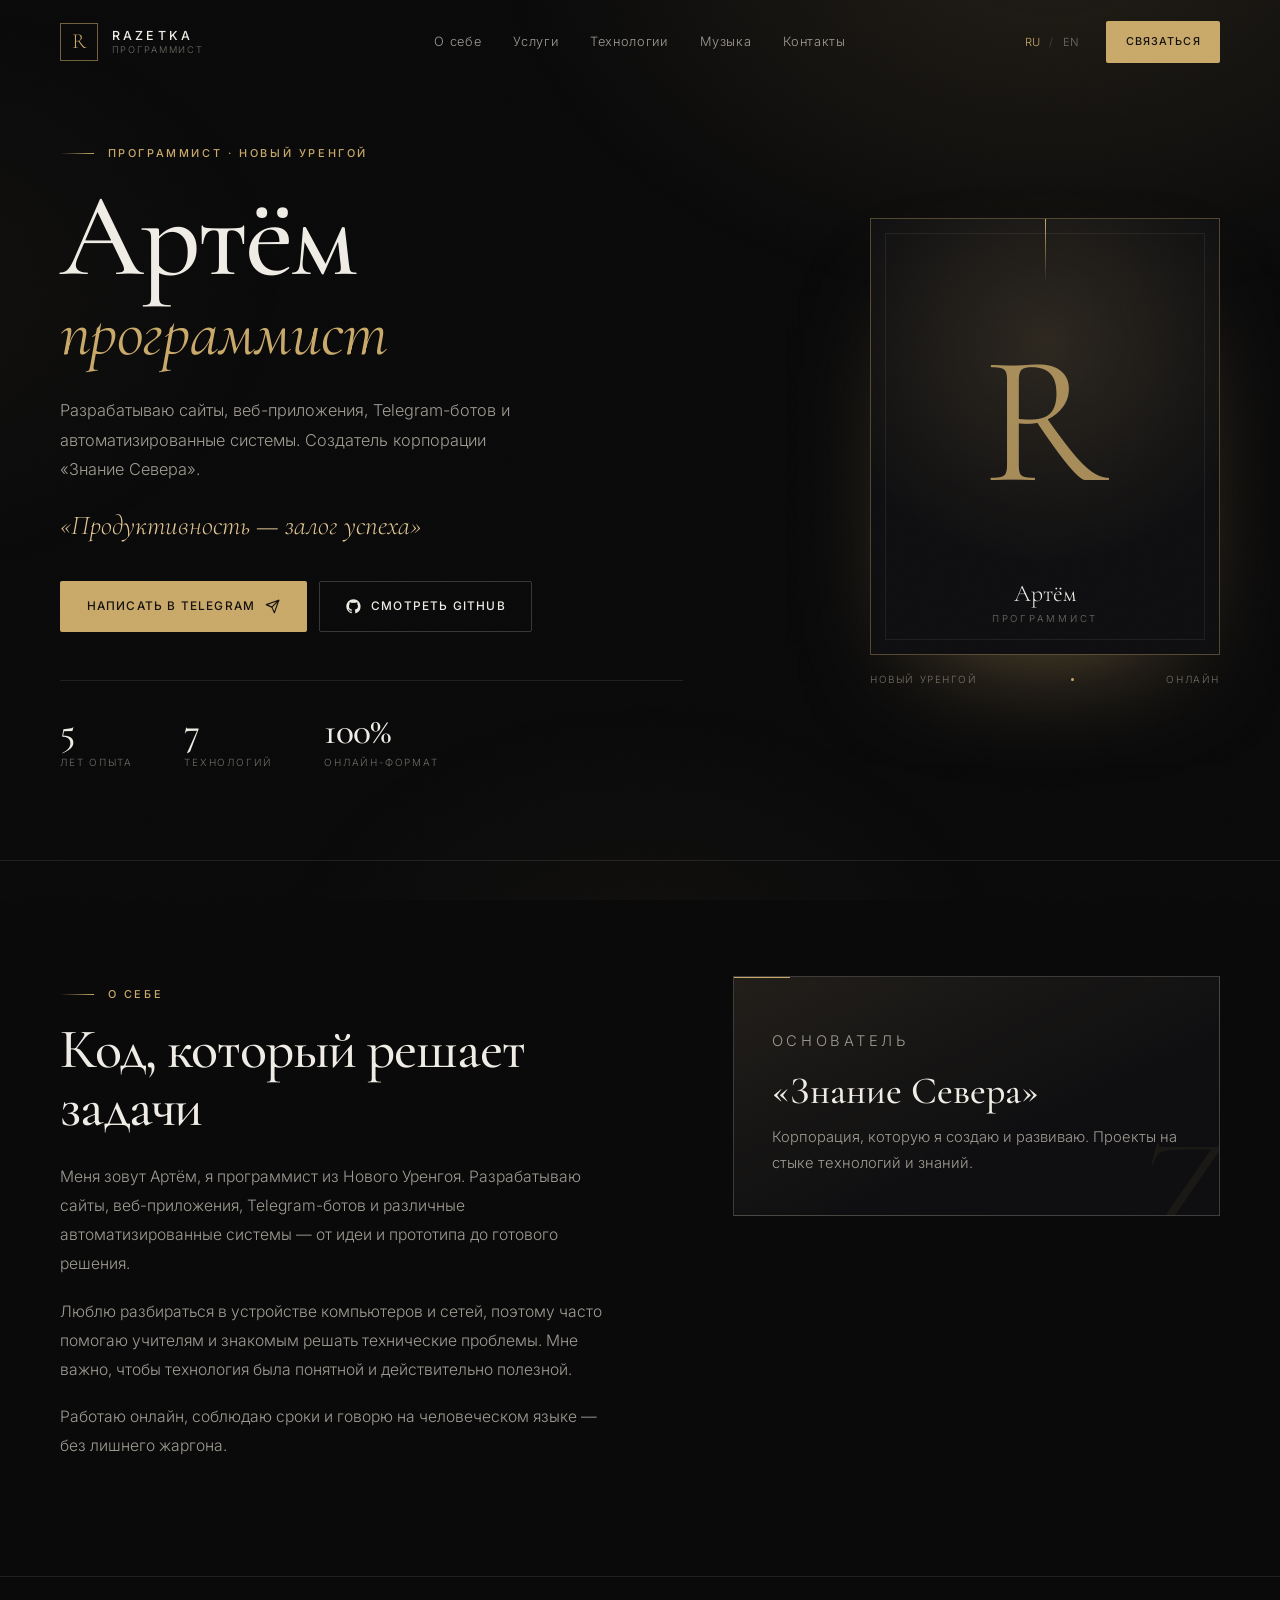
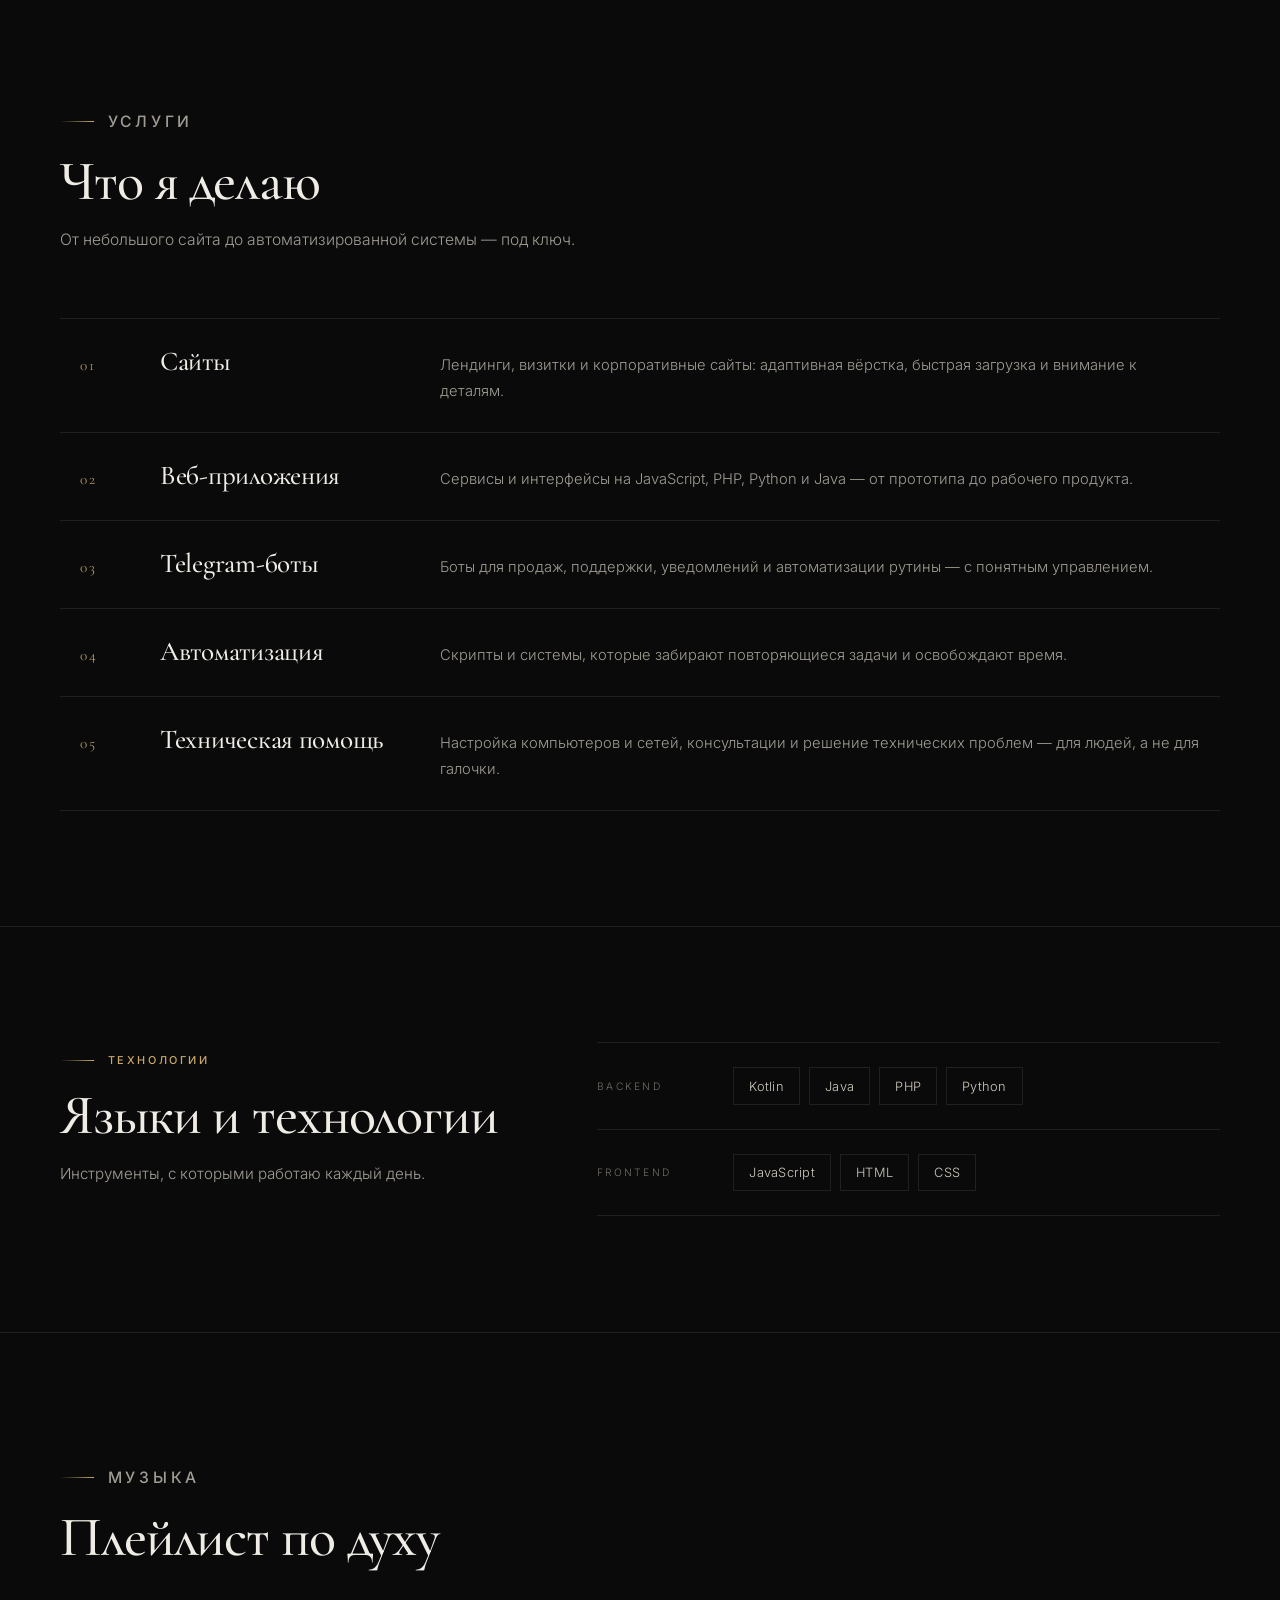
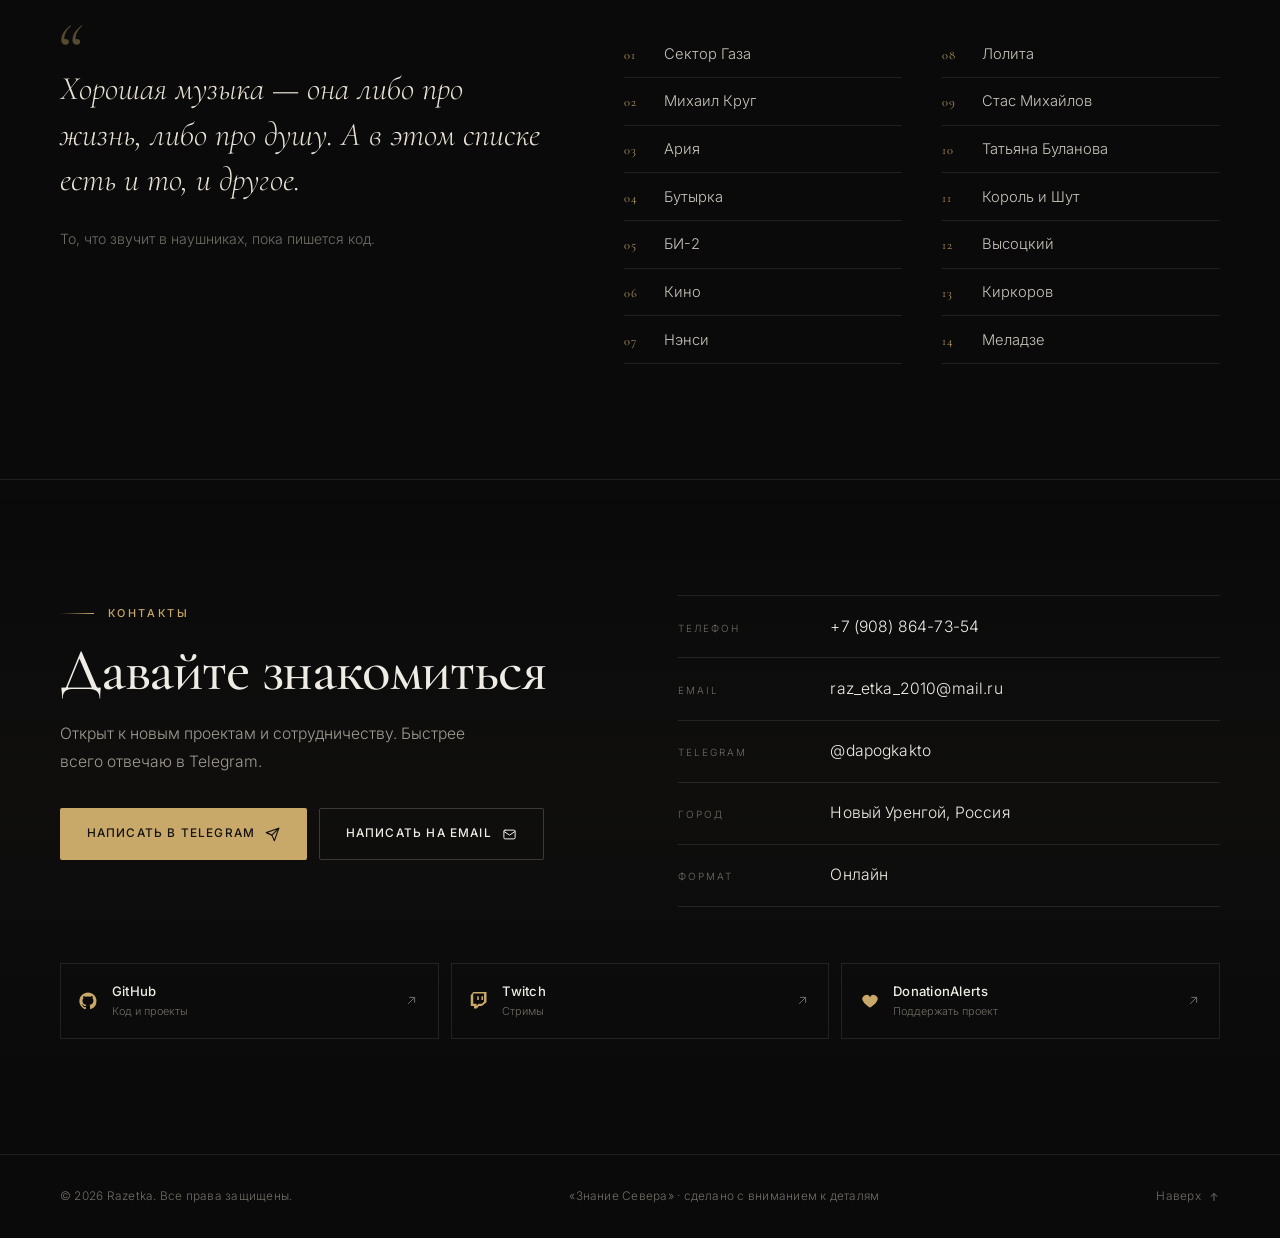
<file: index.html>
<!DOCTYPE html>
<html lang="ru" class="js">
<head>
<meta charset="UTF-8" />
<meta name="viewport" content="width=device-width, initial-scale=1.0" />
<title>Razetka — Артём, программист</title>
<meta name="description" content="Артём (Razetka) — программист из Нового Уренгоя. Сайты, веб-приложения, Telegram-боты и автоматизация. Создатель корпорации «Знание Севера»." />
<meta property="og:title" content="Razetka — Артём, программист" />
<meta property="og:description" content="Сайты, веб-приложения, Telegram-боты и автоматизация. Создатель корпорации «Знание Севера»." />
<meta property="og:type" content="website" />
<link rel="icon" href="data:image/svg+xml,%3Csvg xmlns='http://www.w3.org/2000/svg' viewBox='0 0 64 64'%3E%3Crect width='64' height='64' fill='%230a0a0b'/%3E%3Crect x='6' y='6' width='52' height='52' fill='none' stroke='%23c9a96a' stroke-width='1'/%3E%3Ctext x='32' y='44' font-family='Georgia,serif' font-size='34' fill='%23c9a96a' text-anchor='middle'%3ER%3C/text%3E%3C/svg%3E" />
<link rel="preconnect" href="https://fonts.googleapis.com">
<link rel="preconnect" href="https://fonts.gstatic.com" crossorigin>
<link href="https://fonts.googleapis.com/css2?family=Cormorant+Garamond:ital,wght@0,400;0,500;0,600;1,400;1,500&family=Inter:wght@300;400;500;600&display=swap" rel="stylesheet">
<link rel="stylesheet" href="styles.css" />
<noscript><style>.reveal{opacity:1!important;transform:none!important}</style></noscript>
</head>
<body>
<header class="site-header" id="siteHeader">
  <div class="container header__inner">
    <a href="#top" class="brand" aria-label="Razetka — на главную">
      <span class="brand__mark" aria-hidden="true">R</span>
      <span class="brand__text">
        <span class="brand__name">Razetka</span>
        <span class="brand__sub" data-i18n="brand.sub">программист</span>
      </span>
    </a>

    <nav class="nav" id="nav" aria-label="Основная навигация">
      <a href="#about" data-i18n="nav.about">О себе</a>
      <a href="#services" data-i18n="nav.services">Услуги</a>
      <a href="#stack" data-i18n="nav.stack">Технологии</a>
      <a href="#music" data-i18n="nav.music">Музыка</a>
      <a href="#contact" data-i18n="nav.contact">Контакты</a>
    </nav>

    <div class="header__actions">
      <div class="lang" role="group" aria-label="Язык сайта">
        <button type="button" class="lang__btn is-active" data-lang="ru" aria-pressed="true">RU</button>
        <span class="lang__sep" aria-hidden="true">/</span>
        <button type="button" class="lang__btn" data-lang="en" aria-pressed="false">EN</button>
      </div>
      <a href="#contact" class="btn btn--gold btn--sm nav-cta"><span data-i18n="nav.cta">Связаться</span></a>
      <button type="button" class="burger" id="burger" aria-label="Меню" aria-expanded="false" aria-controls="nav">
        <span></span><span></span>
      </button>
    </div>
  </div>
</header>

<main id="top">
  <section class="hero">
    <div class="container hero__inner">
      <div class="hero__content">
        <p class="eyebrow reveal" data-i18n="hero.badge">Программист · Новый Уренгой</p>
        <h1 class="hero__title reveal" style="--d:.08s">
          <span data-i18n="hero.name">Артём</span>
          <span class="hero__role" data-i18n="hero.role">программист</span>
        </h1>
        <p class="hero__lead reveal" style="--d:.16s" data-i18n="hero.lead">Разрабатываю сайты, веб-приложения, Telegram-ботов и автоматизированные системы. Создатель корпорации «Знание Севера».</p>
        <p class="hero__slogan reveal" style="--d:.22s" data-i18n="hero.slogan">«Продуктивность — залог успеха»</p>

        <div class="hero__actions reveal" style="--d:.3s">
          <a class="btn btn--gold" href="https://t.me/dapogkakto" target="_blank" rel="noopener noreferrer">
            <span data-i18n="hero.tg">Написать в Telegram</span>
            <svg viewBox="0 0 24 24" fill="none" stroke="currentColor" stroke-width="1.8" stroke-linecap="round" stroke-linejoin="round" aria-hidden="true"><path d="m22 2-7 20-4-9-9-4Z"/><path d="M22 2 11 13"/></svg>
          </a>
          <a class="btn btn--outline" href="https://github.com/razetka2010" target="_blank" rel="noopener noreferrer">
            <svg viewBox="0 0 24 24" fill="currentColor" aria-hidden="true"><path d="M12 .5C5.7.5.5 5.7.5 12c0 5.1 3.3 9.4 7.9 10.9.6.1.8-.3.8-.6v-2.2c-3.2.7-3.9-1.4-3.9-1.4-.5-1.3-1.3-1.7-1.3-1.7-1-.7.1-.7.1-.7 1.1.1 1.8 1.2 1.8 1.2 1 1.7 2.7 1.2 3.3 1 .1-.7.4-1.2.7-1.5-2.6-.3-5.2-1.3-5.2-5.7 0-1.3.4-2.3 1.2-3.1-.1-.3-.5-1.5.1-3 0 0 1-.3 3.1 1.2a10.9 10.9 0 0 1 5.7 0c2.1-1.5 3.1-1.2 3.1-1.2.6 1.5.2 2.7.1 3 .7.8 1.2 1.8 1.2 3.1 0 4.4-2.7 5.4-5.3 5.7.4.4.8 1.1.8 2.1v3.1c0 .3.2.7.8.6a11.5 11.5 0 0 0 7.8-10.9C23.5 5.7 18.3.5 12 .5Z"/></svg>
            <span data-i18n="hero.gh">Смотреть GitHub</span>
          </a>
        </div>

        <div class="stats reveal" style="--d:.38s">
          <div class="stat"><b>5</b><span data-i18n="stat1.label">лет опыта</span></div>
          <div class="stat"><b>7</b><span data-i18n="stat2.label">технологий</span></div>
          <div class="stat"><b>100%</b><span data-i18n="stat3.label">онлайн-формат</span></div>
        </div>
      </div>

      <div class="hero__visual reveal" style="--d:.2s">
        <div class="portrait">
          <div class="portrait__frame">
            <span class="portrait__monogram" aria-hidden="true">R</span>
            <div class="portrait__caption">
              <span class="portrait__name" data-i18n="hero.name">Артём</span>
              <span class="portrait__role" data-i18n="portrait.role">программист</span>
            </div>
          </div>
          <div class="portrait__meta">
            <span data-i18n="portrait.city">Новый Уренгой</span>
            <span class="portrait__dot" aria-hidden="true"></span>
            <span data-i18n="portrait.status">Онлайн</span>
          </div>
        </div>
      </div>
    </div>
  </section>

  <section id="about" class="section">
    <div class="container">
      <div class="about">
        <div class="about__col">
          <p class="eyebrow reveal" data-i18n="about.eyebrow">О себе</p>
          <h2 class="reveal" style="--d:.06s" data-i18n="about.title">Код, который решает задачи</h2>
          <div class="about__text reveal" style="--d:.12s">
            <p data-i18n="about.p1">Меня зовут Артём, я программист из Нового Уренгоя. Разрабатываю сайты, веб-приложения, Telegram-ботов и различные автоматизированные системы — от идеи и прототипа до готового решения.</p>
            <p data-i18n="about.p2">Люблю разбираться в устройстве компьютеров и сетей, поэтому часто помогаю учителям и знакомым решать технические проблемы. Мне важно, чтобы технология была понятной и действительно полезной.</p>
            <p data-i18n="about.p3">Работаю онлайн, соблюдаю сроки и говорю на человеческом языке — без лишнего жаргона.</p>
          </div>
        </div>

        <aside class="founder reveal" style="--d:.2s">
          <p class="founder__label" data-i18n="about.founderLabel">Основатель</p>
          <h3 data-i18n="about.founderTitle">«Знание Севера»</h3>
          <p data-i18n="about.founderText">Корпорация, которую я создаю и развиваю. Проекты на стыке технологий и знаний.</p>
          <span class="founder__mark" aria-hidden="true">Z</span>
        </aside>
      </div>
    </div>
  </section>

  <section id="services" class="section">
    <div class="container">
      <div class="section-head reveal">
        <p class="eyebrow" data-i18n="services.eyebrow">Услуги</p>
        <h2 data-i18n="services.title">Что я делаю</h2>
        <p data-i18n="services.sub">От небольшого сайта до автоматизированной системы — под ключ.</p>
      </div>

      <div class="services">
        <article class="service reveal">
          <span class="service__num">01</span>
          <h3 data-i18n="s1.t">Сайты</h3>
          <p data-i18n="s1.d">Лендинги, визитки и корпоративные сайты: адаптивная вёрстка, быстрая загрузка и внимание к деталям.</p>
        </article>
        <article class="service reveal">
          <span class="service__num">02</span>
          <h3 data-i18n="s2.t">Веб-приложения</h3>
          <p data-i18n="s2.d">Сервисы и интерфейсы на JavaScript, PHP, Python и Java — от прототипа до рабочего продукта.</p>
        </article>
        <article class="service reveal">
          <span class="service__num">03</span>
          <h3 data-i18n="s3.t">Telegram-боты</h3>
          <p data-i18n="s3.d">Боты для продаж, поддержки, уведомлений и автоматизации рутины — с понятным управлением.</p>
        </article>
        <article class="service reveal">
          <span class="service__num">04</span>
          <h3 data-i18n="s4.t">Автоматизация</h3>
          <p data-i18n="s4.d">Скрипты и системы, которые забирают повторяющиеся задачи и освобождают время.</p>
        </article>
        <article class="service reveal">
          <span class="service__num">05</span>
          <h3 data-i18n="s5.t">Техническая помощь</h3>
          <p data-i18n="s5.d">Настройка компьютеров и сетей, консультации и решение технических проблем — для людей, а не для галочки.</p>
        </article>
      </div>
    </div>
  </section>

  <section id="stack" class="section">
    <div class="container">
      <div class="stack">
        <div class="stack__head reveal">
          <p class="eyebrow" data-i18n="stack.eyebrow">Технологии</p>
          <h2 data-i18n="stack.title">Языки и технологии</h2>
          <p class="stack__sub" data-i18n="stack.sub">Инструменты, с которыми работаю каждый день.</p>
        </div>

        <div class="stack__groups reveal" style="--d:.1s">
          <div class="stack__row">
            <span class="stack__label" data-i18n="stack.backend">Backend</span>
            <div class="chips">
              <span class="chip">Kotlin</span>
              <span class="chip">Java</span>
              <span class="chip">PHP</span>
              <span class="chip">Python</span>
            </div>
          </div>
          <div class="stack__row">
            <span class="stack__label" data-i18n="stack.frontend">Frontend</span>
            <div class="chips">
              <span class="chip">JavaScript</span>
              <span class="chip">HTML</span>
              <span class="chip">CSS</span>
            </div>
          </div>
        </div>
      </div>
    </div>
  </section>

  <section id="music" class="section">
    <div class="container">
      <div class="section-head reveal">
        <p class="eyebrow" data-i18n="music.eyebrow">Музыка</p>
        <h2 data-i18n="music.title">Плейлист по духу</h2>
      </div>

      <div class="music">
        <div class="reveal">
          <blockquote class="music__quote" data-i18n="music.quote">Хорошая музыка — она либо про жизнь, либо про душу. А в этом списке есть и то, и другое.</blockquote>
          <p class="music__sub" data-i18n="music.sub">То, что звучит в наушниках, пока пишется код.</p>
        </div>

        <div class="tracks reveal" style="--d:.12s">
          <div class="track"><span data-i18n="artist.01">Сектор Газа</span></div>
          <div class="track"><span data-i18n="artist.02">Михаил Круг</span></div>
          <div class="track"><span data-i18n="artist.03">Ария</span></div>
          <div class="track"><span data-i18n="artist.04">Бутырка</span></div>
          <div class="track"><span data-i18n="artist.05">БИ-2</span></div>
          <div class="track"><span data-i18n="artist.06">Кино</span></div>
          <div class="track"><span data-i18n="artist.07">Нэнси</span></div>
          <div class="track"><span data-i18n="artist.08">Лолита</span></div>
          <div class="track"><span data-i18n="artist.09">Стас Михайлов</span></div>
          <div class="track"><span data-i18n="artist.10">Татьяна Буланова</span></div>
          <div class="track"><span data-i18n="artist.11">Король и Шут</span></div>
          <div class="track"><span data-i18n="artist.12">Высоцкий</span></div>
          <div class="track"><span data-i18n="artist.13">Киркоров</span></div>
          <div class="track"><span data-i18n="artist.14">Меладзе</span></div>
        </div>
      </div>
    </div>
  </section>

  <section id="contact" class="section contact-section">
    <div class="container">
      <div class="contact">
        <div class="contact__intro reveal">
          <p class="eyebrow" data-i18n="contact.eyebrow">Контакты</p>
          <h2 data-i18n="contact.title">Давайте знакомиться</h2>
          <p class="contact__sub" data-i18n="contact.sub">Открыт к новым проектам и сотрудничеству. Быстрее всего отвечаю в Telegram.</p>
          <div class="contact__actions">
            <a class="btn btn--gold" href="https://t.me/dapogkakto" target="_blank" rel="noopener noreferrer">
              <span data-i18n="contact.tgBtn">Написать в Telegram</span>
              <svg viewBox="0 0 24 24" fill="none" stroke="currentColor" stroke-width="1.8" stroke-linecap="round" stroke-linejoin="round" aria-hidden="true"><path d="m22 2-7 20-4-9-9-4Z"/><path d="M22 2 11 13"/></svg>
            </a>
            <a class="btn btn--outline" href="mailto:raz_etka_2010@mail.ru">
              <span data-i18n="contact.mailBtn">Написать на email</span>
              <svg viewBox="0 0 24 24" fill="none" stroke="currentColor" stroke-width="1.6" stroke-linecap="round" stroke-linejoin="round" aria-hidden="true"><rect x="3" y="5" width="18" height="14" rx="2"/><path d="m3 7 9 6 9-6"/></svg>
            </a>
          </div>
        </div>

        <dl class="contact__list reveal" style="--d:.1s">
          <div class="contact__row">
            <dt data-i18n="contact.phone">Телефон</dt>
            <dd><a href="tel:+79088647354">+7 (908) 864-73-54</a></dd>
          </div>
          <div class="contact__row">
            <dt data-i18n="contact.email">Email</dt>
            <dd><a href="mailto:raz_etka_2010@mail.ru">raz_etka_2010@mail.ru</a></dd>
          </div>
          <div class="contact__row">
            <dt data-i18n="contact.telegram">Telegram</dt>
            <dd><a href="https://t.me/dapogkakto" target="_blank" rel="noopener noreferrer">@dapogkakto</a></dd>
          </div>
          <div class="contact__row">
            <dt data-i18n="contact.city">Город</dt>
            <dd data-i18n="contact.cityValue">Новый Уренгой, Россия</dd>
          </div>
          <div class="contact__row">
            <dt data-i18n="contact.format">Формат</dt>
            <dd data-i18n="contact.formatValue">Онлайн</dd>
          </div>
        </dl>
      </div>

      <div class="socials reveal" style="--d:.15s">
        <a class="social" href="https://github.com/razetka2010" target="_blank" rel="noopener noreferrer">
          <span class="social__icon"><svg viewBox="0 0 24 24" fill="currentColor" aria-hidden="true"><path d="M12 .5C5.7.5.5 5.7.5 12c0 5.1 3.3 9.4 7.9 10.9.6.1.8-.3.8-.6v-2.2c-3.2.7-3.9-1.4-3.9-1.4-.5-1.3-1.3-1.7-1.3-1.7-1-.7.1-.7.1-.7 1.1.1 1.8 1.2 1.8 1.2 1 1.7 2.7 1.2 3.3 1 .1-.7.4-1.2.7-1.5-2.6-.3-5.2-1.3-5.2-5.7 0-1.3.4-2.3 1.2-3.1-.1-.3-.5-1.5.1-3 0 0 1-.3 3.1 1.2a10.9 10.9 0 0 1 5.7 0c2.1-1.5 3.1-1.2 3.1-1.2.6 1.5.2 2.7.1 3 .7.8 1.2 1.8 1.2 3.1 0 4.4-2.7 5.4-5.3 5.7.4.4.8 1.1.8 2.1v3.1c0 .3.2.7.8.6a11.5 11.5 0 0 0 7.8-10.9C23.5 5.7 18.3.5 12 .5Z"/></svg></span>
          <span class="social__text"><b data-i18n="social.github">GitHub</b><small data-i18n="social.githubSub">Код и проекты</small></span>
          <svg class="social__arrow" viewBox="0 0 24 24" fill="none" stroke="currentColor" stroke-width="1.6" stroke-linecap="round" stroke-linejoin="round" aria-hidden="true"><path d="M7 17 17 7M9 7h8v8"/></svg>
        </a>
        <a class="social" href="https://www.twitch.tv/razetka_programmist" target="_blank" rel="noopener noreferrer">
          <span class="social__icon"><svg viewBox="0 0 24 24" fill="currentColor" aria-hidden="true"><path d="M4.3 0 1 4.3v14.4h4.3V22h3.6l3.3-3.3h3.6L22 13.5V0H4.3Zm14.4 12.6-2.9 2.9h-4.3l-2.8 2.8v-2.8H4.3V2.1h14.4v10.5ZM17.4 5.7h-2.1v5h2.1v-5Zm-5.7 0h-2.1v5h2.1v-5Z"/></svg></span>
          <span class="social__text"><b data-i18n="social.twitch">Twitch</b><small data-i18n="social.twitchSub">Стримы</small></span>
          <svg class="social__arrow" viewBox="0 0 24 24" fill="none" stroke="currentColor" stroke-width="1.6" stroke-linecap="round" stroke-linejoin="round" aria-hidden="true"><path d="M7 17 17 7M9 7h8v8"/></svg>
        </a>
        <a class="social" href="https://www.donationalerts.com/r/znanie_severa" target="_blank" rel="noopener noreferrer">
          <span class="social__icon"><svg viewBox="0 0 24 24" fill="currentColor" aria-hidden="true"><path d="M12 21s-7.4-4.5-9.3-8.9A5.4 5.4 0 0 1 12 6.5a5.4 5.4 0 0 1 9.3 5.6C19.4 16.5 12 21 12 21Z"/></svg></span>
          <span class="social__text"><b data-i18n="social.donate">DonationAlerts</b><small data-i18n="social.donateSub">Поддержать проект</small></span>
          <svg class="social__arrow" viewBox="0 0 24 24" fill="none" stroke="currentColor" stroke-width="1.6" stroke-linecap="round" stroke-linejoin="round" aria-hidden="true"><path d="M7 17 17 7M9 7h8v8"/></svg>
        </a>
      </div>
    </div>
  </section>
</main>

<footer class="footer">
  <div class="container footer__inner">
    <p data-i18n="footer.copy">© 2026 Razetka. Все права защищены.</p>
    <p data-i18n="footer.made">«Знание Севера» · сделано с вниманием к деталям</p>
    <a href="#top" class="footer__top">
      <span data-i18n="footer.top">Наверх</span>
      <svg viewBox="0 0 24 24" fill="none" stroke="currentColor" stroke-width="2" stroke-linecap="round" stroke-linejoin="round" aria-hidden="true"><path d="M12 19V5M6 11l6-6 6 6"/></svg>
    </a>
  </div>
</footer>

<script src="script.js"></script>
</body>
</html>
</file>
<file: styles.css>
/* ---------- Reset & tokens ---------- */
  *, *::before, *::after { box-sizing: border-box; }
  html { scroll-behavior: smooth; -webkit-text-size-adjust: 100%; }
  body, h1, h2, h3, h4, p, ul, figure, blockquote, dl, dd { margin: 0; }
  ul { padding: 0; list-style: none; }
  img, svg { display: block; max-width: 100%; }
  button { font: inherit; color: inherit; background: none; border: 0; cursor: pointer; }
  a { color: inherit; text-decoration: none; }

  :root {
    --bg: #0a0a0b;
    --bg-2: #0f0f11;
    --surface: #121214;
    --text: #efece5;
    --muted: #a09c93;
    --dim: #726e66;
    --gold: #c9a96a;
    --gold-bright: #e2c793;
    --line: rgba(239, 236, 229, 0.10);
    --line-strong: rgba(239, 236, 229, 0.20);
    --serif: "Cormorant Garamond", "Times New Roman", Georgia, serif;
    --sans: "Inter", -apple-system, BlinkMacSystemFont, "Segoe UI", Roboto, sans-serif;
    --container: 1160px;
    --ease: cubic-bezier(0.22, 1, 0.36, 1);
  }

  body {
    font-family: var(--sans);
    font-weight: 300;
    background: var(--bg);
    color: var(--text);
    line-height: 1.65;
    overflow-x: hidden;
    -webkit-font-smoothing: antialiased;
    position: relative;
  }

  body::before {
    content: "";
    position: fixed;
    inset: 0;
    z-index: 0;
    pointer-events: none;
    background:
      radial-gradient(900px 620px at 82% -8%, rgba(201, 169, 106, 0.13), transparent 62%),
      radial-gradient(700px 500px at -10% 32%, rgba(201, 169, 106, 0.05), transparent 60%),
      radial-gradient(600px 480px at 50% 112%, rgba(201, 169, 106, 0.05), transparent 65%);
  }

  body::after {
    content: "";
    position: fixed;
    inset: 0;
    z-index: 9999;
    pointer-events: none;
    opacity: 0.035;
    mix-blend-mode: overlay;
    background-image: url("data:image/svg+xml,%3Csvg xmlns='http://www.w3.org/2000/svg' width='180' height='180'%3E%3Cfilter id='n'%3E%3CfeTurbulence type='fractalNoise' baseFrequency='0.85' numOctaves='3' stitchTiles='stitch'/%3E%3C/filter%3E%3Crect width='180' height='180' filter='url(%23n)' opacity='0.55'/%3E%3C/svg%3E");
  }

  ::selection { background: rgba(201, 169, 106, 0.3); color: #fff; }
  :focus-visible { outline: 1px solid var(--gold); outline-offset: 4px; }

  main, footer, .site-header { position: relative; z-index: 1; }
  .container { width: min(100% - 3rem, var(--container)); margin-inline: auto; }
  .section { padding-block: clamp(4.5rem, 9vw, 8rem); border-top: 1px solid var(--line); }

  .eyebrow {
    display: inline-flex;
    align-items: center;
    gap: 0.85rem;
    font-size: 0.68rem;
    font-weight: 500;
    letter-spacing: 0.24em;
    text-transform: uppercase;
    color: var(--gold);
  }
  .eyebrow::before {
    content: "";
    width: 34px;
    height: 1px;
    background: linear-gradient(90deg, transparent, var(--gold));
  }

  /* ---------- Header ---------- */
  .site-header {
    position: fixed;
    top: 0; left: 0; right: 0;
    z-index: 100;
    border-bottom: 1px solid transparent;
    transition: background 0.4s ease, border-color 0.4s ease, backdrop-filter 0.4s ease;
  }
  .site-header.is-scrolled {
    background: rgba(10, 10, 11, 0.82);
    backdrop-filter: blur(16px) saturate(130%);
    -webkit-backdrop-filter: blur(16px) saturate(130%);
    border-bottom-color: var(--line);
  }
  .header__inner {
    display: grid;
    grid-template-columns: 1fr auto 1fr;
    align-items: center;
    gap: 2rem;
    height: 84px;
  }

  .brand { display: inline-flex; align-items: center; gap: 0.85rem; justify-self: start; }
  .brand__mark {
    width: 38px; height: 38px;
    display: grid;
    place-items: center;
    border: 1px solid rgba(201, 169, 106, 0.55);
    font-family: var(--serif);
    font-size: 1.35rem;
    line-height: 1;
    color: var(--gold);
    transition: background 0.3s ease, color 0.3s ease;
  }
  .brand:hover .brand__mark { background: rgba(201, 169, 106, 0.1); }
  .brand__text { display: flex; flex-direction: column; gap: 0.15rem; }
  .brand__name {
    font-size: 0.78rem;
    font-weight: 500;
    letter-spacing: 0.26em;
    text-transform: uppercase;
    line-height: 1;
  }
  .brand__sub {
    font-size: 0.58rem;
    letter-spacing: 0.2em;
    text-transform: uppercase;
    color: var(--dim);
    line-height: 1;
  }

  .nav { display: flex; align-items: center; gap: 2rem; justify-self: center; }
  .nav a {
    position: relative;
    padding-block: 0.35rem;
    font-size: 0.8rem;
    letter-spacing: 0.05em;
    color: var(--muted);
    transition: color 0.3s ease;
  }
  .nav a::after {
    content: "";
    position: absolute;
    left: 0; bottom: 0;
    width: 100%; height: 1px;
    background: var(--gold);
    transform: scaleX(0);
    transform-origin: 100% 50%;
    transition: transform 0.4s var(--ease);
  }
  .nav a:hover { color: var(--text); }
  .nav a:hover::after { transform: scaleX(1); transform-origin: 0 50%; }

  .header__actions { display: flex; align-items: center; gap: 1.6rem; justify-self: end; }
  .lang { display: flex; align-items: center; gap: 0.45rem; font-size: 0.7rem; letter-spacing: 0.12em; }
  .lang__btn { padding: 0.25rem 0.1rem; color: var(--dim); transition: color 0.3s ease; }
  .lang__btn:hover { color: var(--text); }
  .lang__btn.is-active { color: var(--gold); }
  .lang__sep { color: var(--line-strong); }

  .burger {
    display: none;
    width: 42px; height: 42px;
    border: 1px solid var(--line);
    align-items: center;
    justify-content: center;
    flex-direction: column;
    gap: 5px;
  }
  .burger span {
    display: block;
    width: 16px; height: 1px;
    background: var(--text);
    transition: transform 0.35s var(--ease), opacity 0.2s ease;
  }
  .burger.is-open span:nth-child(1) { transform: translateY(3px) rotate(45deg); }
  .burger.is-open span:nth-child(2) { transform: translateY(-3px) rotate(-45deg); }

  /* ---------- Buttons ---------- */
  .btn {
    display: inline-flex;
    align-items: center;
    justify-content: center;
    gap: 0.65rem;
    padding: 0.95rem 1.6rem;
    border: 1px solid transparent;
    border-radius: 2px;
    font-size: 0.74rem;
    font-weight: 500;
    letter-spacing: 0.1em;
    text-transform: uppercase;
    white-space: nowrap;
    transition: background 0.3s ease, border-color 0.3s ease, color 0.3s ease, transform 0.3s var(--ease);
  }
  .btn svg { width: 15px; height: 15px; flex: none; transition: transform 0.3s var(--ease); }
  .btn:hover svg { transform: translate(2px, -2px); }
  .btn--gold { background: var(--gold); color: #141210; }
  .btn--gold:hover { background: var(--gold-bright); transform: translateY(-2px); }
  .btn--outline { border-color: var(--line-strong); color: var(--text); }
  .btn--outline:hover { border-color: var(--gold); color: var(--gold); transform: translateY(-2px); }
  .btn--sm { padding: 0.7rem 1.15rem; font-size: 0.68rem; }

  /* ---------- Hero ---------- */
  .hero {
    padding-top: clamp(8rem, 15vh, 11rem);
    padding-bottom: clamp(3.5rem, 7vw, 6rem);
  }
  .hero__inner {
    display: grid;
    grid-template-columns: minmax(0, 1.15fr) minmax(0, 0.85fr);
    align-items: center;
    gap: clamp(2rem, 6vw, 6rem);
  }
  .hero__title {
    display: flex;
    flex-direction: column;
    margin-top: 1.4rem;
    font-family: var(--serif);
    font-weight: 500;
    font-size: clamp(4rem, 9.5vw, 7.4rem);
    line-height: 0.88;
    letter-spacing: -0.025em;
  }
  .hero__role {
    margin-top: 0.16em;
    font-style: italic;
    font-weight: 400;
    font-size: 0.56em;
    line-height: 1;
    letter-spacing: -0.01em;
    color: var(--gold);
  }
  .hero__lead {
    max-width: 48ch;
    margin-top: 1.9rem;
    font-size: 1.02rem;
    line-height: 1.8;
    color: var(--muted);
  }
  .hero__slogan {
    margin-top: 1.5rem;
    font-family: var(--serif);
    font-style: italic;
    font-size: clamp(1.3rem, 2.2vw, 1.7rem);
    line-height: 1.3;
    color: var(--gold-bright);
  }
  .hero__actions { display: flex; flex-wrap: wrap; gap: 0.75rem; margin-top: 2.3rem; }

  .stats {
    display: flex;
    flex-wrap: wrap;
    gap: clamp(1.5rem, 4vw, 3.5rem);
    margin-top: 3rem;
    padding-top: 2rem;
    border-top: 1px solid var(--line);
  }
  .stat { display: flex; flex-direction: column; gap: 0.2rem; }
  .stat b {
    font-family: var(--serif);
    font-size: 2.35rem;
    font-weight: 500;
    line-height: 1;
    letter-spacing: -0.02em;
  }
  .stat span {
    font-size: 0.62rem;
    letter-spacing: 0.18em;
    text-transform: uppercase;
    color: var(--dim);
  }

  /* ---------- Portrait card ---------- */
  .portrait { width: 100%; max-width: 350px; margin-left: auto; }
  .portrait__frame {
    position: relative;
    aspect-ratio: 4 / 5;
    display: grid;
    place-items: center;
    overflow: hidden;
    border: 1px solid rgba(201, 169, 106, 0.36);
    background:
      radial-gradient(circle at 50% 28%, rgba(201, 169, 106, 0.16), transparent 62%),
      var(--bg-2);
    box-shadow: 0 50px 120px -60px rgba(201, 169, 106, 0.55);
  }
  .portrait__frame::before {
    content: "";
    position: absolute;
    inset: 14px;
    border: 1px solid rgba(239, 236, 229, 0.07);
    pointer-events: none;
  }
  .portrait__frame::after {
    content: "";
    position: absolute;
    top: 0; left: 50%;
    width: 1px; height: 64px;
    background: linear-gradient(var(--gold), transparent);
  }
  .portrait__monogram {
    font-family: var(--serif);
    font-size: clamp(8rem, 15vw, 11.5rem);
    font-weight: 400;
    line-height: 1;
    color: rgba(201, 169, 106, 0.8);
    transform: translateY(-8%);
  }
  .portrait__caption {
    position: absolute;
    left: 0; right: 0; bottom: 1.7rem;
    display: flex;
    flex-direction: column;
    gap: 0.25rem;
    text-align: center;
  }
  .portrait__name { font-family: var(--serif); font-size: 1.5rem; line-height: 1.1; }
  .portrait__role {
    font-size: 0.6rem;
    letter-spacing: 0.3em;
    text-transform: uppercase;
    color: var(--dim);
  }
  .portrait__meta {
    display: flex;
    align-items: center;
    justify-content: space-between;
    margin-top: 1rem;
    font-size: 0.62rem;
    letter-spacing: 0.16em;
    text-transform: uppercase;
    color: var(--dim);
  }
  .portrait__dot { width: 3px; height: 3px; border-radius: 50%; background: var(--gold); }

  /* ---------- Section headings ---------- */
  .section-head { max-width: 720px; margin-bottom: clamp(2.6rem, 5vw, 4rem); }
  .section-head h2 {
    margin-top: 1.1rem;
    font-family: var(--serif);
    font-weight: 500;
    font-size: clamp(2.2rem, 4.6vw, 3.5rem);
    line-height: 1.03;
    letter-spacing: -0.02em;
  }
  .section-head p {
    max-width: 52ch;
    margin-top: 1rem;
    font-size: 0.98rem;
    line-height: 1.75;
    color: var(--muted);
  }

  /* ---------- About ---------- */
  .about {
    display: grid;
    grid-template-columns: minmax(0, 1.1fr) minmax(0, 0.9fr);
    gap: clamp(2.5rem, 6vw, 5.5rem);
    align-items: start;
  }
  .about h2 {
    margin-top: 1.1rem;
    font-family: var(--serif);
    font-weight: 500;
    font-size: clamp(2.2rem, 4.6vw, 3.5rem);
    line-height: 1.03;
    letter-spacing: -0.02em;
  }
  .about__text { margin-top: 1.6rem; }
  .about__text p {
    max-width: 56ch;
    margin-bottom: 1.15rem;
    font-size: 0.98rem;
    line-height: 1.85;
    color: var(--muted);
  }
  .about__text p:last-child { margin-bottom: 0; }

  .founder {
    position: relative;
    overflow: hidden;
    padding: clamp(1.8rem, 3vw, 2.5rem);
    border: 1px solid var(--line-strong);
    background: linear-gradient(155deg, rgba(201, 169, 106, 0.1), transparent 62%), var(--bg-2);
  }
  .founder::before {
    content: "";
    position: absolute;
    top: 0; left: 0;
    width: 56px; height: 1px;
    background: var(--gold);
  }
  .founder__label {
    font-size: 0.64rem;
    letter-spacing: 0.24em;
    text-transform: uppercase;
    color: var(--gold);
  }
  .founder h3 {
    margin-top: 1rem;
    font-family: var(--serif);
    font-weight: 500;
    font-size: clamp(1.9rem, 3vw, 2.4rem);
    line-height: 1.1;
  }
  .founder p {
    position: relative;
    z-index: 1;
    margin-top: 0.8rem;
    font-size: 0.92rem;
    line-height: 1.75;
    color: var(--muted);
  }
  .founder__mark {
    position: absolute;
    right: -0.6rem; bottom: -3rem;
    font-family: var(--serif);
    font-size: 9rem;
    line-height: 1;
    color: rgba(201, 169, 106, 0.07);
    pointer-events: none;
  }

  /* ---------- Services ---------- */
  .services { border-top: 1px solid var(--line); }
  .service {
    display: grid;
    grid-template-columns: 3.5rem minmax(11rem, 16rem) 1fr;
    gap: 1.5rem;
    align-items: baseline;
    padding: 1.7rem clamp(0.25rem, 2vw, 1.25rem);
    border-bottom: 1px solid var(--line);
    transition: background 0.35s ease;
  }
  .service:hover { background: rgba(201, 169, 106, 0.045); }
  .service__num {
    font-family: var(--serif);
    font-size: 0.95rem;
    letter-spacing: 0.12em;
    color: var(--gold);
  }
  .service h3 {
    font-family: var(--serif);
    font-weight: 500;
    font-size: clamp(1.35rem, 2.2vw, 1.7rem);
    line-height: 1.2;
    letter-spacing: -0.01em;
  }
  .service p { font-size: 0.92rem; line-height: 1.75; color: var(--muted); }

  /* ---------- Stack ---------- */
  .stack {
    display: grid;
    grid-template-columns: minmax(0, 0.85fr) minmax(0, 1.15fr);
    gap: clamp(2.5rem, 6vw, 5.5rem);
    align-items: start;
  }
  .stack h2 {
    margin-top: 1.1rem;
    font-family: var(--serif);
    font-weight: 500;
    font-size: clamp(2.2rem, 4.6vw, 3.5rem);
    line-height: 1.03;
    letter-spacing: -0.02em;
  }
  .stack__sub { margin-top: 1rem; font-size: 0.95rem; color: var(--muted); }
  .stack__groups { border-top: 1px solid var(--line); }
  .stack__row {
    display: grid;
    grid-template-columns: 7rem 1fr;
    gap: 1.5rem;
    align-items: center;
    padding: 1.5rem 0;
    border-bottom: 1px solid var(--line);
  }
  .stack__label {
    font-size: 0.64rem;
    letter-spacing: 0.22em;
    text-transform: uppercase;
    color: var(--dim);
  }
  .chips { display: flex; flex-wrap: wrap; gap: 0.55rem; }
  .chip {
    padding: 0.45rem 0.95rem;
    border: 1px solid var(--line);
    font-size: 0.8rem;
    letter-spacing: 0.02em;
    color: #cfc9bd;
    transition: border-color 0.3s ease, color 0.3s ease, background 0.3s ease;
  }
  .chip:hover {
    border-color: rgba(201, 169, 106, 0.6);
    background: rgba(201, 169, 106, 0.06);
    color: var(--gold);
  }

  /* ---------- Music ---------- */
  .music {
    display: grid;
    grid-template-columns: minmax(0, 0.9fr) minmax(0, 1.1fr);
    gap: clamp(2.5rem, 6vw, 5.5rem);
    align-items: start;
  }
  .music__quote {
    position: relative;
    padding-top: 2.2rem;
    font-family: var(--serif);
    font-style: italic;
    font-size: clamp(1.45rem, 2.7vw, 2.05rem);
    line-height: 1.4;
    color: #e8e1d4;
  }
  .music__quote::before {
    content: "“";
    position: absolute;
    top: -1.2rem; left: -0.35rem;
    font-family: var(--serif);
    font-size: 5rem;
    line-height: 1;
    color: rgba(201, 169, 106, 0.4);
  }
  .music__sub { margin-top: 1.5rem; font-size: 0.88rem; color: var(--dim); }

  .tracks {
    display: grid;
    grid-template-columns: 1fr 1fr;
    grid-template-rows: repeat(7, auto);
    grid-auto-flow: column;
    column-gap: 2.5rem;
  }
  .track {
    display: flex;
    align-items: baseline;
    gap: 0.9rem;
    padding: 0.7rem 0;
    border-bottom: 1px solid var(--line);
    counter-increment: track;
  }
  .tracks { counter-reset: track; }
  .track::before {
    content: counter(track, decimal-leading-zero);
    min-width: 1.6rem;
    font-family: var(--serif);
    font-size: 0.78rem;
    letter-spacing: 0.08em;
    color: var(--gold);
  }
  .track span { font-size: 0.92rem; color: #c9c4ba; transition: color 0.3s ease; }
  .track:hover span { color: var(--text); }

  /* ---------- Contact ---------- */
  .contact-section {
    background: linear-gradient(180deg, transparent, rgba(201, 169, 106, 0.03) 45%, transparent);
  }
  .contact {
    display: grid;
    grid-template-columns: minmax(0, 1fr) minmax(0, 1fr);
    gap: clamp(2.5rem, 6vw, 5.5rem);
    align-items: start;
  }
  .contact h2 {
    margin-top: 1.1rem;
    font-family: var(--serif);
    font-weight: 500;
    font-size: clamp(2.3rem, 4.8vw, 3.7rem);
    line-height: 1.03;
    letter-spacing: -0.02em;
  }
  .contact__sub { max-width: 44ch; margin-top: 1.15rem; font-size: 0.98rem; line-height: 1.8; color: var(--muted); }
  .contact__actions { display: flex; flex-wrap: wrap; gap: 0.75rem; margin-top: 2rem; }

  .contact__list { border-top: 1px solid var(--line); }
  .contact__row {
    display: grid;
    grid-template-columns: 8.5rem 1fr;
    gap: 1rem;
    align-items: baseline;
    padding: 1.1rem 0;
    border-bottom: 1px solid var(--line);
  }
  .contact__row dt {
    font-size: 0.62rem;
    letter-spacing: 0.2em;
    text-transform: uppercase;
    color: var(--dim);
  }
  .contact__row dd { font-size: 0.98rem; letter-spacing: 0.01em; }
  .contact__row a { transition: color 0.3s ease; }
  .contact__row a:hover { color: var(--gold); }

  .socials { display: grid; grid-template-columns: repeat(3, 1fr); gap: 0.75rem; margin-top: 3.5rem; }
  .social {
    display: flex;
    align-items: center;
    gap: 0.9rem;
    padding: 1.05rem 1.15rem;
    border: 1px solid var(--line);
    transition: border-color 0.3s ease, background 0.3s ease, transform 0.3s var(--ease);
  }
  .social:hover {
    border-color: rgba(201, 169, 106, 0.55);
    background: rgba(201, 169, 106, 0.05);
    transform: translateY(-2px);
  }
  .social__icon { flex: none; color: var(--gold); }
  .social__icon svg { width: 18px; height: 18px; }
  .social__text { display: flex; flex-direction: column; gap: 0.05rem; min-width: 0; }
  .social__text b { font-size: 0.82rem; font-weight: 500; letter-spacing: 0.02em; }
  .social__text small { font-size: 0.68rem; color: var(--dim); }
  .social__arrow { margin-left: auto; width: 15px; height: 15px; flex: none; color: var(--dim); transition: color 0.3s ease, transform 0.3s var(--ease); }
  .social:hover .social__arrow { color: var(--gold); transform: translate(2px, -2px); }

  /* ---------- Footer ---------- */
  .footer { border-top: 1px solid var(--line); padding-block: 2rem; }
  .footer__inner {
    display: flex;
    flex-wrap: wrap;
    align-items: center;
    justify-content: space-between;
    gap: 0.75rem 2rem;
    font-size: 0.74rem;
    letter-spacing: 0.02em;
    color: var(--dim);
  }
  .footer__top { display: inline-flex; align-items: center; gap: 0.45rem; transition: color 0.3s ease; }
  .footer__top:hover { color: var(--gold); }
  .footer__top svg { width: 12px; height: 12px; }

  /* ---------- Reveal ---------- */
  .js .reveal {
    opacity: 0;
    transform: translateY(26px);
    transition: opacity 0.9s var(--ease) var(--d, 0s), transform 0.9s var(--ease) var(--d, 0s);
  }
  .js .reveal.is-visible { opacity: 1; transform: none; }

  /* ---------- Responsive ---------- */
  @media (max-width: 960px) {
    .header__inner { grid-template-columns: 1fr auto; height: 74px; }
    .header__actions { gap: 1.1rem; }
    .nav {
      position: fixed;
      top: 74px;
      left: 50%;
      bottom: 0;
      width: 100vw;
      max-width: 100vw;
      z-index: 1;
      display: flex;
      flex-direction: column;
      justify-content: center;
      gap: 0;
      padding: 2rem 1.75rem 3rem;
      overflow-y: auto;
      background: rgba(9, 9, 10, 0.98);
      backdrop-filter: blur(16px);
      -webkit-backdrop-filter: blur(16px);
      opacity: 0;
      visibility: hidden;
      transform: translateX(-50%) translateY(-10px);
      transition: opacity 0.4s ease, transform 0.4s var(--ease), visibility 0.4s;
    }
    .nav.is-open { opacity: 1; visibility: visible; transform: translateX(-50%); }
    .nav a {
      padding: 1rem 0;
      border-bottom: 1px solid var(--line);
      font-family: var(--serif);
      font-size: clamp(1.7rem, 6vw, 2.2rem);
      letter-spacing: -0.01em;
      color: var(--text);
    }
    .nav a::after { display: none; }
    .nav a:hover { color: var(--gold); }
    .burger { display: inline-flex; }
    .nav-cta { display: none; }
    body.menu-open { overflow: hidden; }
    body.menu-open .site-header {
      background: rgba(9, 9, 10, 0.98);
      border-bottom-color: var(--line);
    }

    .hero__inner { grid-template-columns: 1fr; gap: 3.5rem; }
    .hero__content { max-width: 640px; }
    .portrait { max-width: 310px; margin-inline: auto; }
    .about, .stack, .music, .contact { grid-template-columns: 1fr; }
    .founder { max-width: 460px; }
  }

  @media (max-width: 860px) {
    .service { grid-template-columns: 2.6rem 1fr; gap: 0.35rem 1rem; padding: 1.5rem 0.25rem; }
    .service p { grid-column: 2; }
  }

  @media (max-width: 720px) {
    .tracks { grid-template-columns: 1fr; grid-template-rows: none; grid-auto-flow: row; }
    .socials { grid-template-columns: 1fr; margin-top: 2.5rem; }
  }

  @media (max-width: 600px) {
    .container { width: min(100% - 1.75rem, var(--container)); }
    .brand__sub { display: none; }
    .section { padding-block: 4rem; }
    .hero { padding-top: 7.5rem; }
    .hero__title { font-size: clamp(3.4rem, 16vw, 5rem); }
    .hero__lead { font-size: 0.97rem; }
    .stats { gap: 1.5rem 2.5rem; }
    .stat b { font-size: 2rem; }
    .contact__row { grid-template-columns: 7rem 1fr; }
    .stack__row { grid-template-columns: 1fr; gap: 0.9rem; }
    .contact__actions .btn, .hero__actions .btn { flex: 1 1 auto; }
    .music__quote::before { left: 0; }
    .footer__inner { justify-content: flex-start; }
  }

  @media (max-width: 420px) {
    .hero__actions .btn, .contact__actions .btn { width: 100%; }
    .portrait { max-width: 260px; }
    .contact__row { grid-template-columns: 1fr; gap: 0.15rem; }
    .contact__row dt { font-size: 0.58rem; }
  }

  @media (prefers-reduced-motion: reduce) {
    html { scroll-behavior: auto; }
    *, *::before, *::after {
      animation-duration: 0.001ms !important;
      animation-iteration-count: 1 !important;
      transition-duration: 0.001ms !important;
    }
    .js .reveal { opacity: 1; transform: none; }
  }
</file>
